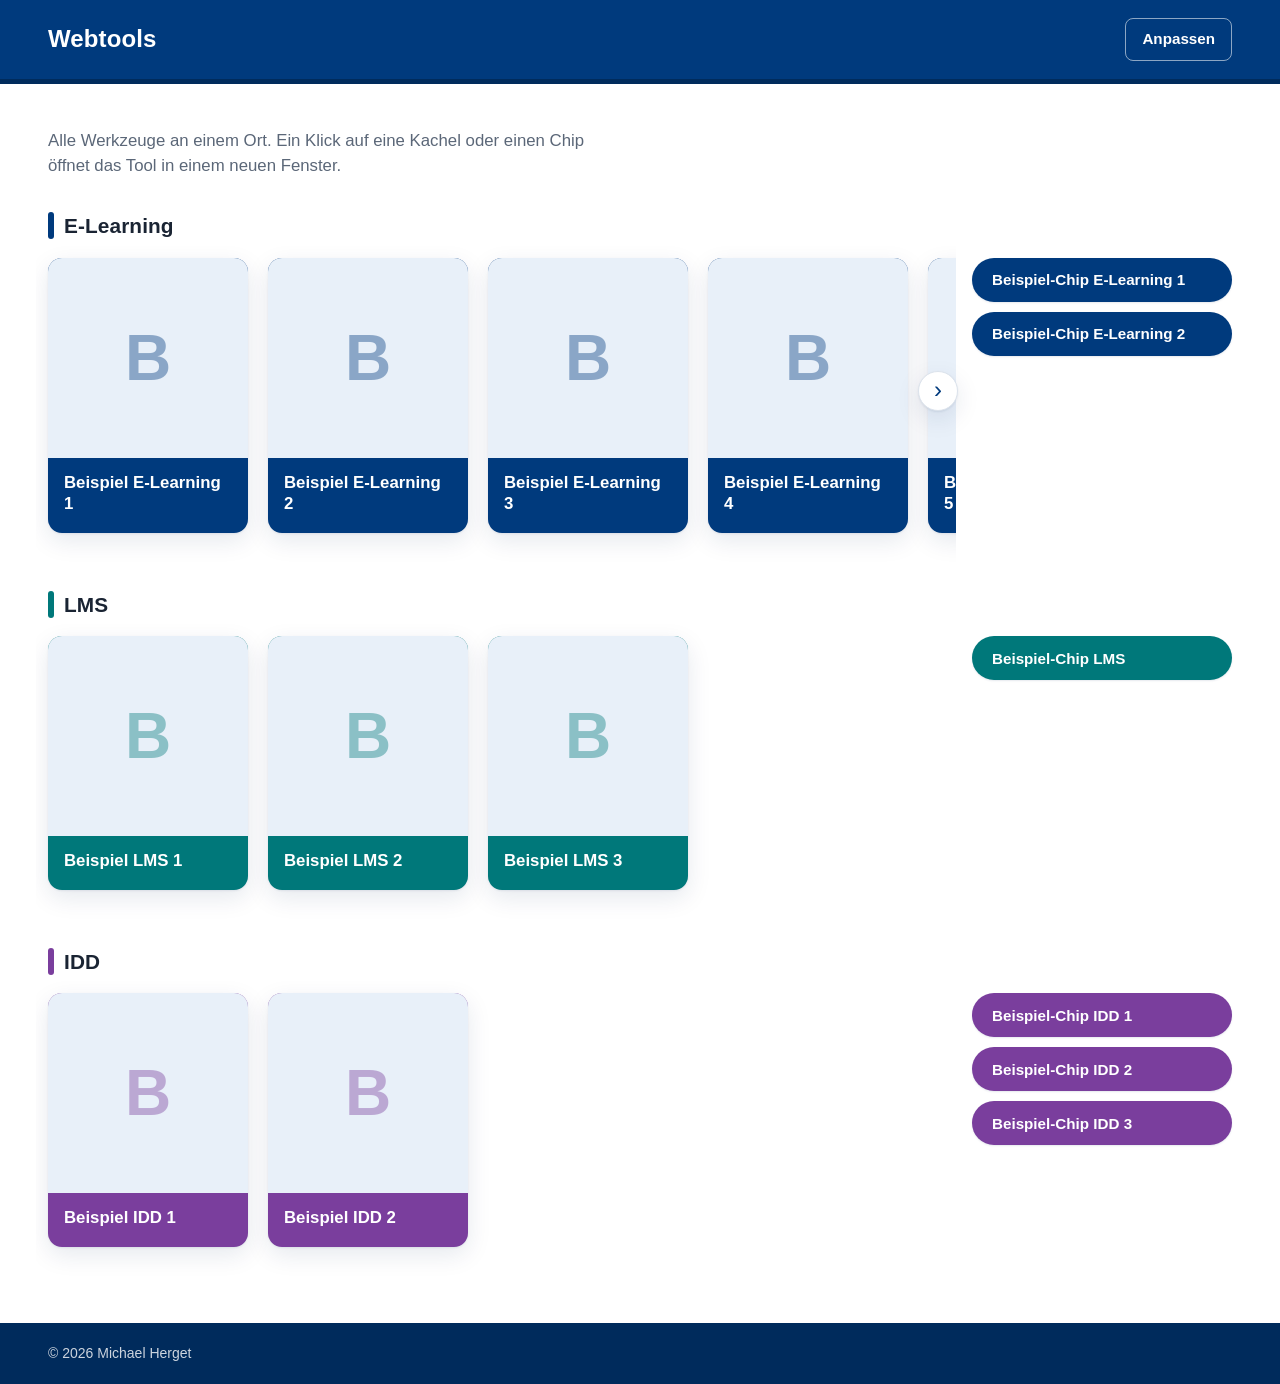
<file: index.html>
<!DOCTYPE html>
<html lang="de">
<head>
<meta charset="UTF-8">
<meta name="viewport" content="width=device-width, initial-scale=1">
<title>Webtools</title>
<link rel="stylesheet" href="assets/rv.css?v=20260929b">
</head>
<body>
<header class="seitenkopf">
  <div class="innen">
    <div class="logo" id="logo"></div>
    <h1 id="seitentitel">Webtools</h1>
    <div class="aktionen"><a class="knopf hell" href="einstellungen.html">Anpassen</a></div>
  </div>
</header>

<main>
  <p class="einleitung" id="einleitung"></p>
  <div class="uebersicht" id="uebersicht" aria-live="polite"></div>
</main>

<footer class="seitenfuss">
  <div class="innen" id="fusszeile">
    <span>© <span id="jahr"></span> Michael Herget</span>
  </div>
</footer>

<div class="meldung" id="meldung" role="status"></div>

<script src="assets/gemeinsam.js?v=20260929b"></script>
<script>
(function(){
  var uebersicht = document.getElementById("uebersicht");

  WT.laden().then(function(cfg){
    WT.kopfAnwenden(cfg);
    document.getElementById("einleitung").textContent = cfg.einleitung;
    uebersicht.innerHTML = WT.uebersichtHtml(cfg);
    WT.reihenAktivieren(uebersicht);
  }).catch(function(){
    WT.kopfAnwenden(WT.STANDARD);
    uebersicht.innerHTML = '<div class="leer">Die Kacheln konnten nicht geladen werden. Bitte die Seite über den Webserver aufrufen und prüfen, ob daten/kacheln.json vorhanden ist.</div>';
  });

  /* Zusätzliche Wege zu den Einstellungen (neben dem Knopf „Anpassen“) */
  function einstellungen(){ location.href = "einstellungen.html"; }
  document.addEventListener("keydown", function(e){
    if (e.ctrlKey && e.altKey && e.key && e.key.toLowerCase() === "m"){ e.preventDefault(); einstellungen(); }
  });
  var klicks = 0, timer;
  document.getElementById("fusszeile").addEventListener("click", function(){
    klicks++; clearTimeout(timer);
    timer = setTimeout(function(){ klicks = 0; }, 1500);
    if (klicks >= 5) einstellungen();
  });
  if (location.hash === "#einstellungen") einstellungen();
})();
</script>
</body>
</html>
</file>
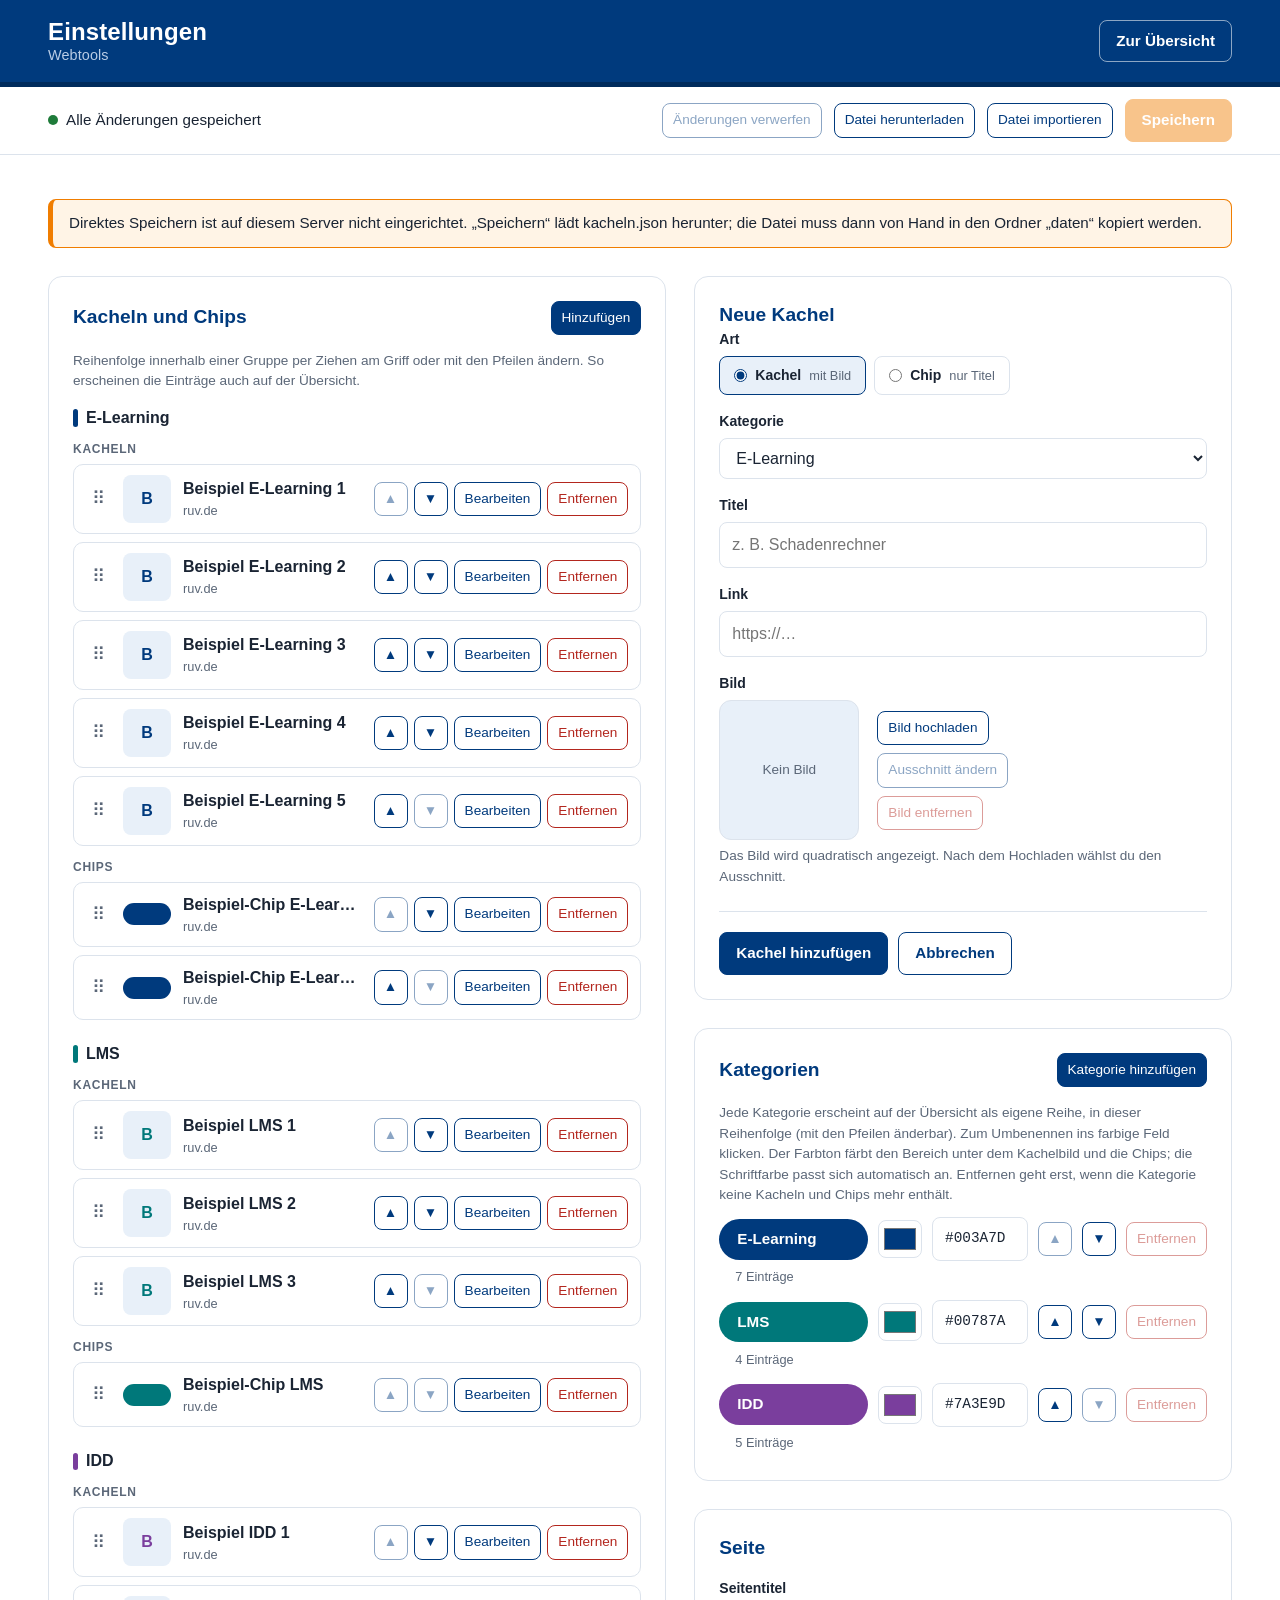
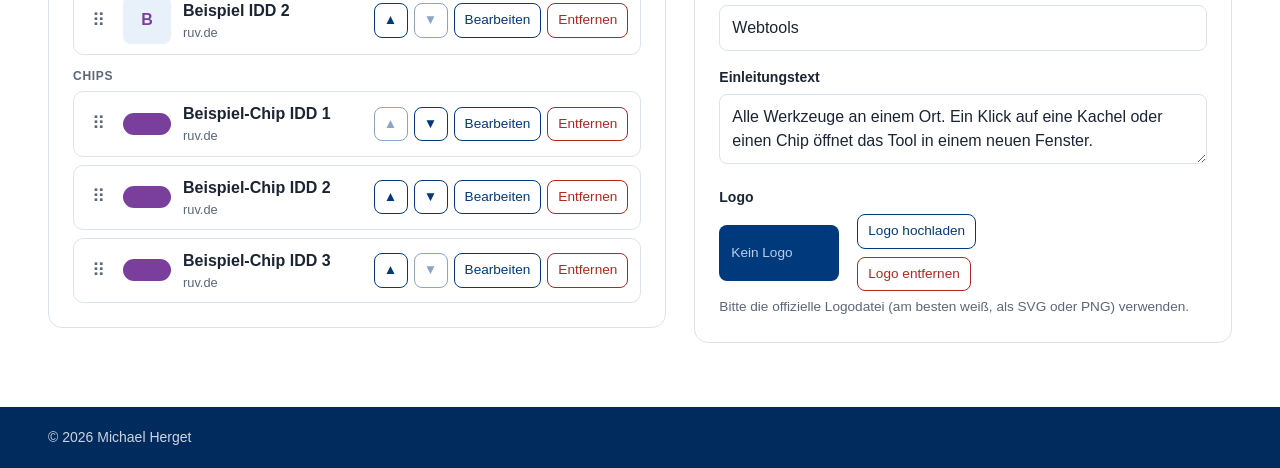
<file: einstellungen.html>
<!DOCTYPE html>
<html lang="de">
<head>
<meta charset="UTF-8">
<meta name="viewport" content="width=device-width, initial-scale=1">
<meta name="robots" content="noindex, nofollow">
<title>Anpassen – Webtools</title>
<link rel="stylesheet" href="assets/rv.css?v=20260929b">
</head>
<body data-titelvorsatz="Anpassen">
<header class="seitenkopf">
  <div class="innen">
    <div class="logo" id="logo"></div>
    <h1>Einstellungen<span class="unterzeile" id="seitentitel">Webtools</span></h1>
    <div class="aktionen"><a class="knopf hell" href="index.html" id="zur-uebersicht">Zur Übersicht</a></div>
  </div>
</header>

<div class="statusleiste">
  <div class="innen">
    <div class="statustext"><span class="punkt" id="punkt"></span><span id="statustext">Wird geladen …</span></div>
    <button class="knopf klein" id="verwerfen" disabled>Änderungen verwerfen</button>
    <button class="knopf klein" id="export">Datei herunterladen</button>
    <button class="knopf klein" id="import">Datei importieren</button>
    <input type="file" id="importdatei" accept=".json,application/json" hidden>
    <button class="knopf akzent" id="speichern" disabled>Speichern</button>
  </div>
</div>

<main>
  <p class="serverhinweis versteckt" id="serverhinweis" role="note"></p>
  <div class="einst-raster">
    <div>
      <section class="feld" aria-labelledby="h-kacheln">
        <div class="feldkopf">
          <h2 id="h-kacheln">Kacheln und Chips</h2>
          <button class="knopf primaer klein" id="neu">Hinzufügen</button>
        </div>
        <p class="hinweis" style="margin:0 0 14px">Reihenfolge innerhalb einer Gruppe per Ziehen am Griff oder mit den Pfeilen ändern. So erscheinen die Einträge auch auf der Übersicht.</p>
        <div id="liste"></div>
      </section>
    </div>

    <div>
      <section class="feld" aria-labelledby="h-editor" id="editor">
        <h2 id="h-editor">Neue Kachel</h2>
        <fieldset class="umschalter">
          <legend>Art</legend>
          <label><input type="radio" name="k-art" id="k-art-kachel" value="kachel" checked> Kachel <span class="erklaerung">mit Bild</span></label>
          <label><input type="radio" name="k-art" id="k-art-chip" value="chip"> Chip <span class="erklaerung">nur Titel</span></label>
        </fieldset>
        <label for="k-kategorie">Kategorie</label>
        <select id="k-kategorie"></select>
        <p class="hinweis" id="k-ohne-kategorie" hidden>Es gibt noch keine Kategorie. Lege unten unter „Kategorien“ die erste an.</p>
        <label for="k-titel">Titel</label>
        <input type="text" id="k-titel" maxlength="60" placeholder="z. B. Schadenrechner">
        <label for="k-link">Link</label>
        <input type="url" id="k-link" placeholder="https://…">
        <div id="k-bildbereich">
          <label>Bild</label>
          <div class="bildfeld">
            <div class="bildvorschau" id="k-vorschau">Kein Bild</div>
            <div class="bildknoepfe">
              <button class="knopf klein" id="k-hochladen">Bild hochladen</button>
              <button class="knopf klein" id="k-ausschnitt" disabled>Ausschnitt ändern</button>
              <button class="knopf klein gefahr" id="k-entfernen" disabled>Bild entfernen</button>
              <input type="file" id="k-datei" accept="image/*" hidden>
            </div>
          </div>
          <p class="hinweis">Das Bild wird quadratisch angezeigt. Nach dem Hochladen wählst du den Ausschnitt.</p>
        </div>
        <div class="formfuss">
          <button class="knopf primaer" id="k-uebernehmen">Kachel hinzufügen</button>
          <button class="knopf" id="k-abbrechen">Abbrechen</button>
        </div>
      </section>

      <section class="feld" aria-labelledby="h-kategorien">
        <div class="feldkopf">
          <h2 id="h-kategorien">Kategorien</h2>
          <button class="knopf primaer klein" id="kat-neu">Kategorie hinzufügen</button>
        </div>
        <p class="hinweis" style="margin:0 0 4px">Jede Kategorie erscheint auf der Übersicht als eigene Reihe, in dieser Reihenfolge (mit den Pfeilen änderbar). Zum Umbenennen ins farbige Feld klicken. Der Farbton färbt den Bereich unter dem Kachelbild und die Chips; die Schriftfarbe passt sich automatisch an. Entfernen geht erst, wenn die Kategorie keine Kacheln und Chips mehr enthält.</p>
        <div class="kategorienliste" id="kategorien"></div>
      </section>

      <section class="feld" aria-labelledby="h-seite">
        <h2 id="h-seite">Seite</h2>
        <label for="s-titel">Seitentitel</label>
        <input type="text" id="s-titel" maxlength="80">
        <label for="s-einleitung">Einleitungstext</label>
        <textarea id="s-einleitung" maxlength="300"></textarea>
        <label>Logo</label>
        <div class="bildfeld">
          <div class="logovorschau" id="logovorschau">Kein Logo</div>
          <div class="bildknoepfe">
            <button class="knopf klein" id="logo-hochladen">Logo hochladen</button>
            <button class="knopf klein gefahr" id="logo-entfernen">Logo entfernen</button>
            <input type="file" id="logodatei" accept="image/*" hidden>
          </div>
        </div>
        <p class="hinweis">Bitte die offizielle Logodatei (am besten weiß, als SVG oder PNG) verwenden.</p>
      </section>
    </div>
  </div>
</main>

<footer class="seitenfuss">
  <div class="innen"><span>© <span id="jahr"></span> Michael Herget</span></div>
</footer>

<dialog class="zuschnitt" id="zuschnitt" aria-labelledby="z-titel">
  <div class="kopfzeile">
    <h3 id="z-titel">Bildausschnitt wählen</h3>
    <p>Bild verschieben und mit dem Regler zoomen.</p>
  </div>
  <div class="koerper">
    <div class="buehne" id="buehne" tabindex="0" aria-label="Bildausschnitt. Mit Pfeiltasten verschieben, mit Plus und Minus zoomen.">
      <canvas id="z-canvas"></canvas>
      <div class="drittel"></div>
    </div>
    <div class="zoomzeile">
      <span aria-hidden="true">−</span>
      <input type="range" id="z-zoom" min="1" max="4" step="0.01" value="1" aria-label="Zoom">
      <span aria-hidden="true">+</span>
    </div>
  </div>
  <div class="fuss">
    <button class="knopf" id="z-abbrechen">Abbrechen</button>
    <button class="knopf primaer" id="z-ok">Ausschnitt übernehmen</button>
  </div>
</dialog>

<dialog class="fenster" id="frage" aria-labelledby="f-titel">
  <form method="dialog">
    <div class="kopfzeile">
      <h3 id="f-titel">Bitte bestätigen</h3>
    </div>
    <div class="koerper">
      <p class="fragetext" id="f-text"></p>
    </div>
    <div class="fuss">
      <button type="submit" class="knopf" value="abbrechen" id="f-abbrechen">Abbrechen</button>
      <button type="submit" class="knopf primaer" value="ok" id="f-ok">OK</button>
    </div>
  </form>
</dialog>


<div class="meldung" id="meldung" role="status"></div>

<script src="assets/gemeinsam.js?v=20260929b"></script>
<script src="assets/zuschnitt.js?v=20260929b"></script>
<script src="assets/einstellungen.js?v=20260929b"></script>
</body>
</html>
</file>
<file: assets/rv.css>
/* =====================================================================
   Webtools-Übersicht – Gestaltung im R+V-Stil
   Farbwerte bei Bedarf an das offizielle Brandbook angleichen.
   ===================================================================== */
:root{
  --rv-blau:#003A7D;
  --rv-blau-dunkel:#002B5C;
  --rv-blau-mittel:#0B5CAD;
  --rv-blau-hell:#E8F0F9;
  --rv-blau-text:#B9CDE6;
  --rv-orange:#F07D00;
  --text:#1A2433;
  --text-leise:#5B6778;
  --linie:#DCE3EC;
  --weiss:#FFFFFF;
  --gefahr:#B3261E;
  --erfolg:#1E7B3A;
  --radius:14px;
  --schatten:0 1px 2px rgba(0,43,92,.08),0 8px 24px rgba(0,43,92,.10);
  --schatten-hoch:0 2px 4px rgba(0,43,92,.10),0 16px 36px rgba(0,43,92,.18);
  /* Hausschrift eintragen, sobald per @font-face eingebunden */
  --schrift:"RV Sans","Source Sans Pro","Segoe UI",Arial,Helvetica,sans-serif;
}
*,*::before,*::after{box-sizing:border-box}
html,body{margin:0}
body{font-family:var(--schrift);color:var(--text);background:var(--weiss);line-height:1.5;
  min-height:100vh;display:flex;flex-direction:column;-webkit-font-smoothing:antialiased}
img{max-width:100%}

/* ---------- Kopf ---------- */
.seitenkopf{background:var(--rv-blau);color:var(--weiss);box-shadow:inset 0 -5px 0 var(--rv-blau-dunkel)}
.seitenkopf .innen{max-width:1240px;margin:0 auto;padding:18px 28px 23px;display:flex;align-items:center;gap:24px;min-height:84px}
.logo{display:flex;align-items:center;height:48px}
.logo img{max-height:48px;max-width:190px;display:block}
.logo:empty{display:none}
.seitenkopf h1{margin:0;font-size:1.5rem;font-weight:600;letter-spacing:.005em;line-height:1.2}
.seitenkopf .unterzeile{display:block;font-size:.9rem;font-weight:400;color:var(--rv-blau-text)}
.seitenkopf .aktionen{margin-left:auto;display:flex;gap:10px}

/* ---------- Inhalt ---------- */
main{flex:1;width:100%;max-width:1240px;margin:0 auto;padding:44px 28px 64px}
.einleitung{margin:0 0 32px;color:var(--text-leise);font-size:1.05rem;max-width:62ch}

/* ---------- Übersicht: eine Reihe je Kategorie ---------- */
.uebersicht{display:flex;flex-direction:column;gap:44px}
.kategorie{--kat:var(--rv-blau);--kat-text:var(--weiss);min-width:0}
.kat-titel{display:flex;align-items:center;gap:10px;margin:0 0 16px;font-size:1.3rem;font-weight:700;color:var(--text);letter-spacing:.005em}
.kat-titel::before{content:"";width:6px;height:1.3em;border-radius:3px;background:var(--kat)}
.kat-inhalt{display:grid;grid-template-columns:minmax(0,1fr) 260px;gap:28px;align-items:start}
.kategorie.ohne-chips .kat-inhalt,.kategorie.ohne-kacheln .kat-inhalt{grid-template-columns:minmax(0,1fr)}
.kategorie.ohne-kacheln .chips{max-width:360px}

/* Kachelspur: waagerecht blätterbar */
.reihe{position:relative;min-width:0}
.spur{display:flex;gap:20px;overflow-x:auto;scroll-snap-type:x mandatory;scroll-padding:0 12px;padding:12px 12px 34px;margin:-12px -12px -22px;
  scrollbar-width:thin;scrollbar-color:var(--linie) transparent;overscroll-behavior-x:contain}
.spur::-webkit-scrollbar{height:8px}
.spur::-webkit-scrollbar-thumb{background:var(--linie);border-radius:4px}
.blaettern{position:absolute;top:calc(50% - 30px);z-index:2;width:40px;height:40px;border-radius:50%;border:1px solid var(--linie);
  background:var(--weiss);color:var(--rv-blau);font:inherit;font-size:1.5rem;line-height:1;cursor:pointer;box-shadow:var(--schatten);
  display:flex;align-items:center;justify-content:center;padding:0 0 3px}
.blaettern[hidden]{display:none}
.blaettern:hover{background:var(--rv-blau-hell)}
.blaettern:focus-visible{outline:3px solid var(--rv-orange);outline-offset:2px}
.blaettern.zurueck{left:-14px}
.blaettern.vor{right:-14px}

/* ---------- Kacheln ---------- */
.kachel{position:relative;flex:0 0 200px;scroll-snap-align:start;display:flex;flex-direction:column;background:var(--kat);color:var(--kat-text);
  border-radius:var(--radius);overflow:hidden;text-decoration:none;box-shadow:var(--schatten);
  transition:transform .18s ease,box-shadow .18s ease}
.kachel::after{content:"";position:absolute;left:0;right:0;bottom:0;height:4px;background:var(--rv-orange);
  transform:scaleX(0);transform-origin:left;transition:transform .22s ease}
.kachel:hover{transform:translateY(-4px);box-shadow:var(--schatten-hoch)}
.kachel:hover::after,.kachel:focus-visible::after{transform:scaleX(1)}
.kachel:focus-visible{outline:3px solid var(--rv-orange);outline-offset:3px}
.kachel .bild{aspect-ratio:1/1;background:var(--rv-blau-hell);display:flex;align-items:center;justify-content:center;overflow:hidden}
.kachel .bild img{width:100%;height:100%;object-fit:cover;display:block}
.initiale{font-size:4rem;font-weight:700;color:var(--kat);opacity:.4;line-height:1}
.kachel .inhalt{flex:1;padding:14px 16px 18px}
.kachel h3{margin:0;font-size:1.05rem;font-weight:600;line-height:1.3;overflow-wrap:anywhere}

/* ---------- Chips ---------- */
.chips{list-style:none;margin:0;padding:0;display:flex;flex-direction:column;gap:10px}
.chip{display:flex;align-items:center;min-height:44px;padding:10px 20px;border-radius:999px;background:var(--kat);color:var(--kat-text);
  font-weight:600;font-size:.95rem;line-height:1.3;text-decoration:none;box-shadow:0 1px 2px rgba(0,43,92,.10);
  transition:transform .15s ease,box-shadow .15s ease,filter .15s ease}
.chip span{overflow-wrap:anywhere}
.chip:hover{transform:translateX(3px);box-shadow:var(--schatten);filter:brightness(1.08)}
.chip:focus-visible{outline:3px solid var(--rv-orange);outline-offset:2px}

.leer{padding:56px 24px;text-align:center;color:var(--text-leise);border:1px dashed var(--linie);border-radius:var(--radius)}

@media (max-width:760px){
  .kat-inhalt{grid-template-columns:minmax(0,1fr)}
  .kategorie.ohne-kacheln .chips{max-width:none}
  .blaettern{display:none}
}

/* ---------- Fuß ---------- */
.seitenfuss{background:var(--rv-blau-dunkel);color:rgba(255,255,255,.8);font-size:.875rem}
.seitenfuss .innen{max-width:1240px;margin:0 auto;padding:20px 28px;display:flex;gap:16px;flex-wrap:wrap;justify-content:space-between;user-select:none;-webkit-user-select:none}

/* ---------- Bedienelemente ---------- */
.knopf{font:inherit;font-size:.95rem;font-weight:600;cursor:pointer;border-radius:8px;padding:9px 16px;
  border:1px solid var(--rv-blau);background:var(--weiss);color:var(--rv-blau);text-decoration:none;
  display:inline-flex;align-items:center;gap:8px;transition:background .15s,color .15s,border-color .15s}
.knopf:hover{background:var(--rv-blau-hell)}
.knopf.primaer{background:var(--rv-blau);color:var(--weiss)}
.knopf.primaer:hover{background:var(--rv-blau-mittel);border-color:var(--rv-blau-mittel)}
.knopf.akzent{background:var(--rv-orange);border-color:var(--rv-orange);color:var(--weiss)}
.knopf.akzent:hover{background:#D86F00;border-color:#D86F00}
.knopf.hell{background:transparent;border-color:rgba(255,255,255,.55);color:var(--weiss)}
.knopf.hell:hover{background:rgba(255,255,255,.12)}
.knopf.gefahr{border-color:var(--gefahr);color:var(--gefahr)}
.knopf.gefahr:hover{background:#FBECEB}
.knopf.gefahr-voll{background:var(--gefahr);border-color:var(--gefahr);color:var(--weiss)}
.knopf.gefahr-voll:hover{background:#8F1E18;border-color:#8F1E18}
.knopf.klein{padding:6px 10px;font-size:.85rem;font-weight:500}
.knopf.symbol{padding:6px 9px;min-width:34px;justify-content:center}
.knopf:disabled{opacity:.45;cursor:default}
.knopf:focus-visible,input:focus-visible,select:focus-visible,textarea:focus-visible{outline:3px solid var(--rv-orange);outline-offset:2px}

label{display:block;font-size:.875rem;font-weight:600;margin:16px 0 6px}
input[type=text],input[type=url],select,textarea{width:100%;padding:10px 12px;border:1px solid var(--linie);border-radius:8px;font:inherit;color:var(--text);background:var(--weiss)}
input[type=text]:focus,input[type=url]:focus,select:focus,textarea:focus{border-color:var(--rv-blau-mittel)}
textarea{resize:vertical;min-height:70px}
.hinweis{font-size:.85rem;color:var(--text-leise);margin:6px 0 0}
.versteckt{display:none !important}

/* ---------- Einstellungen ---------- */
.statusleiste{position:sticky;top:0;z-index:20;background:var(--weiss);border-bottom:1px solid var(--linie)}
.statusleiste .innen{max-width:1240px;margin:0 auto;padding:12px 28px;display:flex;align-items:center;gap:12px;flex-wrap:wrap}
.statustext{display:flex;align-items:center;gap:8px;font-size:.95rem;margin-right:auto}
.punkt{width:10px;height:10px;border-radius:50%;background:var(--erfolg);flex-shrink:0}
.punkt.offen{background:var(--rv-orange)}

.serverhinweis{margin:0 0 28px;padding:12px 16px;border:1px solid var(--rv-orange);border-left-width:5px;border-radius:8px;background:#FFF4E6;font-size:.95rem}

.einst-raster{display:grid;grid-template-columns:minmax(0,1.15fr) minmax(0,1fr);gap:28px;align-items:start}
@media (max-width:920px){.einst-raster{grid-template-columns:1fr}}
.feld{background:var(--weiss);border:1px solid var(--linie);border-radius:var(--radius);padding:24px}
.feld + .feld{margin-top:28px}
.feld h2{margin:0;font-size:1.2rem;color:var(--rv-blau)}
.feldkopf{display:flex;align-items:center;justify-content:space-between;gap:12px;margin-bottom:16px}

.liste{list-style:none;margin:0;padding:0;display:flex;flex-direction:column;gap:8px}
.eintrag{display:flex;align-items:center;gap:12px;padding:10px 12px;border:1px solid var(--linie);border-radius:10px;background:var(--weiss);transition:border-color .15s,background .15s}
.eintrag.aktiv{border-color:var(--rv-blau);background:var(--rv-blau-hell)}
.eintrag.ziehen{opacity:.4}
.eintrag.ziel{border-color:var(--rv-orange);box-shadow:0 0 0 2px rgba(240,125,0,.25)}
.griff{cursor:grab;color:var(--text-leise);font-size:1.1rem;line-height:1;padding:8px 6px;margin:-4px 0;user-select:none;-webkit-user-select:none;touch-action:none}
.eintrag.ziehen .griff{cursor:grabbing}
.mini{width:48px;height:48px;border-radius:8px;object-fit:cover;background:var(--rv-blau-hell);flex-shrink:0;display:flex;align-items:center;justify-content:center;color:var(--rv-blau);font-weight:700}
.eintrag .texte{flex:1;min-width:0}
.eintrag .titel{font-weight:600;overflow:hidden;text-overflow:ellipsis;white-space:nowrap}
.eintrag .url{font-size:.8rem;color:var(--text-leise);overflow:hidden;text-overflow:ellipsis;white-space:nowrap}
.eintrag .knoepfe{display:flex;gap:6px;flex-wrap:wrap;justify-content:flex-end}
@media (max-width:560px){.eintrag{flex-wrap:wrap}.eintrag .knoepfe{width:100%}}

/* Gruppen nach Kategorie */
.gruppe{--kat:var(--rv-blau);--kat-text:var(--weiss)}
.gruppe + .gruppe{margin-top:22px}
.gruppenkopf{display:flex;align-items:center;gap:8px;margin:0 0 10px;font-size:1rem;color:var(--text)}
.gruppenkopf::before{content:"";width:5px;height:1.1em;border-radius:3px;background:var(--kat)}
.untergruppe + .untergruppe{margin-top:12px}
.unterkopf{font-size:.75rem;font-weight:600;letter-spacing:.06em;text-transform:uppercase;color:var(--text-leise);margin:0 0 6px}
.gruppe-leer{margin:0;padding:10px 12px;border:1px dashed var(--linie);border-radius:10px;color:var(--text-leise);font-size:.875rem}
.mini.chipmini{height:22px;border-radius:999px;background:var(--kat)}
.eintrag .mini:not(img){color:var(--kat)}

/* Kategorien: Farbtöne */
.kategorienliste{display:flex;flex-direction:column;gap:10px;margin-top:12px}
.katzeile{display:flex;align-items:center;gap:10px;flex-wrap:wrap}
.katprobe{flex:1 1 140px;min-width:0;padding:8px 16px;border-radius:999px;background:var(--kat);color:var(--kat-text);font-weight:600;font-size:.95rem}
input.katname{width:auto;border:2px solid transparent;border-radius:999px;background:var(--kat);color:var(--kat-text);font:inherit;font-weight:600;font-size:.95rem;padding:7px 16px;cursor:text}
input.katname:hover{border-color:var(--linie)}
input.katname:focus{border-color:var(--rv-orange)}
.katzeile input[type=color]{width:44px;height:38px;padding:3px;border:1px solid var(--linie);border-radius:8px;background:var(--weiss);cursor:pointer}
.katzeile .hexfeld{width:96px;font-family:ui-monospace,Consolas,monospace;font-size:.9rem;text-transform:uppercase}
.hexfeld.ungueltig{border-color:var(--gefahr)}
.katanzahl{flex-basis:100%;margin:-4px 0 4px 16px;font-size:.8rem;color:var(--text-leise)}
@media (max-width:600px){.kategorienliste{gap:20px}.katprobe{flex-basis:100%}.katanzahl{flex-basis:auto;margin:0}}

/* Art: Kachel oder Chip */
.umschalter{border:none;margin:0;padding:0;display:flex;flex-wrap:wrap;gap:8px}
.umschalter legend{display:block;font-size:.875rem;font-weight:600;margin:0 0 6px;padding:0}
.umschalter label{display:inline-flex;align-items:center;gap:8px;margin:0;padding:8px 14px;border:1px solid var(--linie);border-radius:8px;font-weight:600;cursor:pointer}
.umschalter label:has(input:checked){border-color:var(--rv-blau);background:var(--rv-blau-hell)}
.umschalter input{accent-color:var(--rv-blau);margin:0}
.umschalter .erklaerung{font-weight:400;font-size:.8rem;color:var(--text-leise)}

.bildfeld{display:flex;gap:18px;align-items:center;flex-wrap:wrap}
.bildvorschau{width:140px;height:140px;border-radius:12px;background:var(--rv-blau-hell);overflow:hidden;display:flex;align-items:center;justify-content:center;flex-shrink:0;border:1px solid var(--linie);color:var(--text-leise);font-size:.85rem;text-align:center;padding:0}
.bildvorschau img{width:100%;height:100%;object-fit:cover}
.bildknoepfe{display:flex;flex-direction:column;gap:8px;align-items:flex-start}
.formfuss{display:flex;gap:10px;flex-wrap:wrap;margin-top:24px;padding-top:20px;border-top:1px solid var(--linie)}

.logovorschau{height:56px;min-width:120px;padding:8px 12px;border-radius:8px;background:var(--rv-blau);display:inline-flex;align-items:center;color:var(--rv-blau-text);font-size:.85rem}
.logovorschau img{max-height:40px}

/* ---------- Dialoge (Zuschnitt, Rückfragen) ---------- */
dialog.zuschnitt,dialog.fenster{border:none;border-radius:18px;padding:0;width:min(480px,94vw);box-shadow:0 24px 64px rgba(0,20,50,.35)}
dialog.fenster{width:min(400px,94vw)}
dialog.zuschnitt::backdrop,dialog.fenster::backdrop{background:rgba(0,27,60,.6)}
.zuschnitt .kopfzeile,.fenster .kopfzeile{background:var(--rv-blau);color:var(--weiss);padding:16px 22px}
.zuschnitt .kopfzeile h3,.fenster .kopfzeile h3{margin:0;font-size:1.1rem}
.zuschnitt .kopfzeile p{margin:2px 0 0;font-size:.85rem;color:var(--rv-blau-text)}
.zuschnitt .koerper,.fenster .koerper{padding:20px 22px}
.fenster .koerper .hinweis{margin:0}
.fragetext{margin:0;white-space:pre-line;line-height:1.5}
.buehne{position:relative;width:100%;aspect-ratio:1/1;border-radius:12px;overflow:hidden;background:#0d1b2e;cursor:grab;touch-action:none}
.buehne.aktiv{cursor:grabbing}
.buehne canvas{width:100%;height:100%;display:block}
.buehne .drittel{position:absolute;inset:0;pointer-events:none;border-radius:12px;box-shadow:inset 0 0 0 2px rgba(255,255,255,.85);
  background-image:linear-gradient(90deg,transparent calc(33.333% - .5px),rgba(255,255,255,.4) calc(33.333% - .5px),rgba(255,255,255,.4) calc(33.333% + .5px),transparent calc(33.333% + .5px),transparent calc(66.666% - .5px),rgba(255,255,255,.4) calc(66.666% - .5px),rgba(255,255,255,.4) calc(66.666% + .5px),transparent calc(66.666% + .5px)),
  linear-gradient(transparent calc(33.333% - .5px),rgba(255,255,255,.4) calc(33.333% - .5px),rgba(255,255,255,.4) calc(33.333% + .5px),transparent calc(33.333% + .5px),transparent calc(66.666% - .5px),rgba(255,255,255,.4) calc(66.666% - .5px),rgba(255,255,255,.4) calc(66.666% + .5px),transparent calc(66.666% + .5px))}
.zoomzeile{display:flex;align-items:center;gap:12px;margin-top:16px}
.zoomzeile input{flex:1;accent-color:var(--rv-blau)}
.zoomzeile span{color:var(--text-leise);font-size:1.15rem;width:18px;text-align:center;user-select:none}
.zuschnitt .fuss,.fenster .fuss{display:flex;justify-content:flex-end;gap:10px;padding:0 22px 20px}

.meldung{position:fixed;left:50%;bottom:28px;transform:translateX(-50%) translateY(20px);opacity:0;pointer-events:none;
  background:var(--rv-blau-dunkel);color:var(--weiss);padding:12px 20px;border-radius:10px;box-shadow:var(--schatten-hoch);
  max-width:90vw;z-index:1000;transition:opacity .2s,transform .2s}
.meldung.sichtbar{opacity:1;transform:translateX(-50%) translateY(0)}
.meldung.fehler{background:var(--gefahr)}

@media (max-width:600px){
  .seitenkopf h1{font-size:1.2rem}
  main{padding:28px 18px 48px}
  .seitenkopf .innen,.seitenfuss .innen,.statusleiste .innen{padding-left:18px;padding-right:18px}
  .kachel{flex-basis:160px}
  .spur{gap:14px;margin-left:-18px;margin-right:-18px;padding-left:18px;padding-right:18px;scroll-padding:0 18px}
  .uebersicht{gap:36px}
}
@media (prefers-reduced-motion:reduce){
  .kachel,.kachel::after,.chip,.meldung{transition:none}
  .kachel:hover,.chip:hover{transform:none}
  .spur{scroll-behavior:auto}
}
</file>
